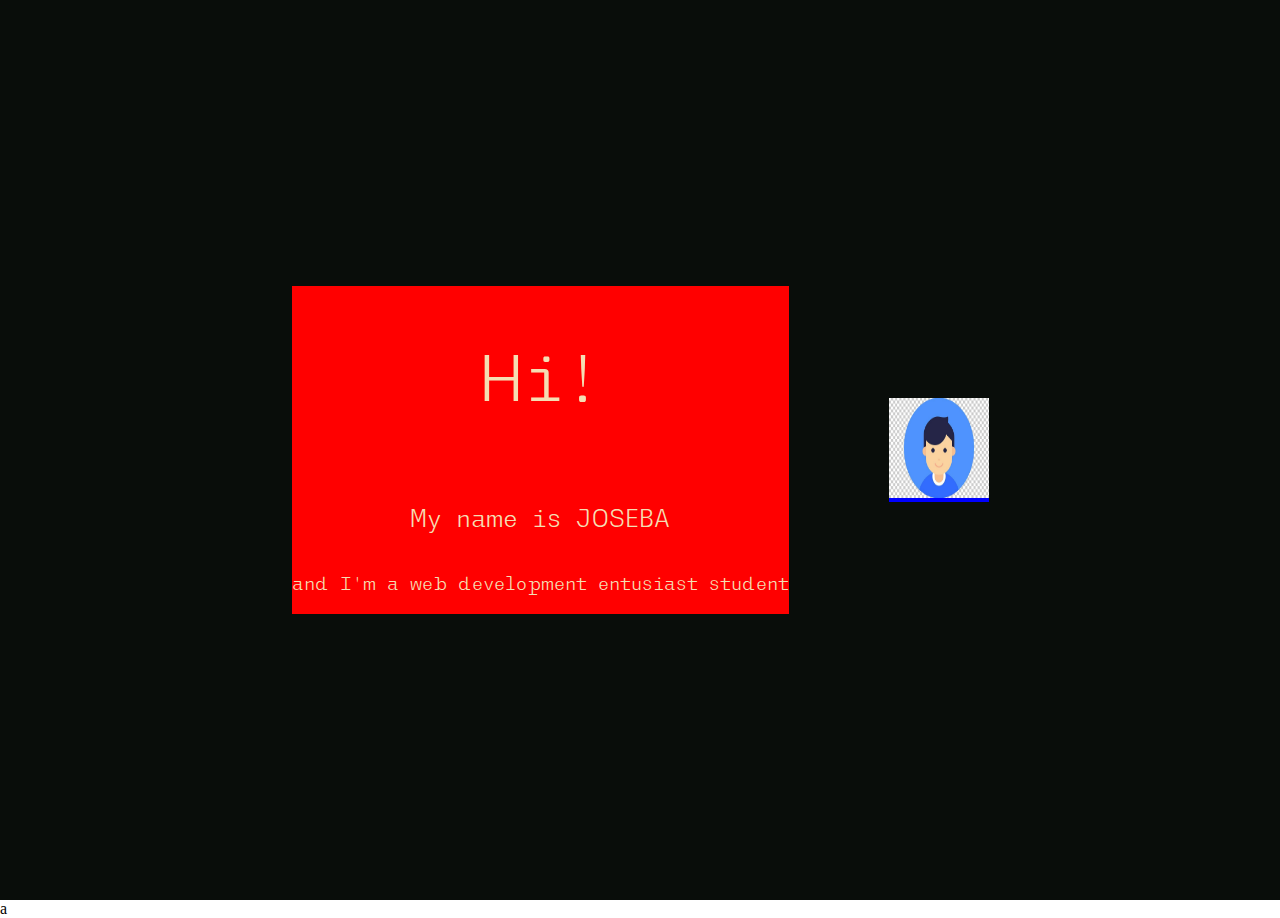
<file: index.html>
<!DOCTYPE html>
<html lang="en">
<head>
    <meta charset="UTF-8">
    <title>Frontend Mentor Solutions by Joseba</title>
    <link rel="stylesheet" href="./main.css">
    <link rel="preconnect" href="https://fonts.googleapis.com">
    <link rel="preconnect" href="https://fonts.gstatic.com" crossorigin>
    <link href="https://fonts.googleapis.com/css2?family=Syne+Mono&display=swap" rel="stylesheet">
</head>
<body>
    <section class="presentation">
        <article class="presentation-left">
            <p class="presentation-title">Hi!</p>
            <p class="presentation-name">My name is <span id="name"></span></p>
            <p class="presentation-text">and I'm a web development entusiast student</p>
        </article>
        <section class="presentation-right">
            <img src="./user.jpeg" alt="my picture" class="presentation-image">
        </section>
    </section>
    a
<script src="./name.js"></script>
</body>
</html>
</file>
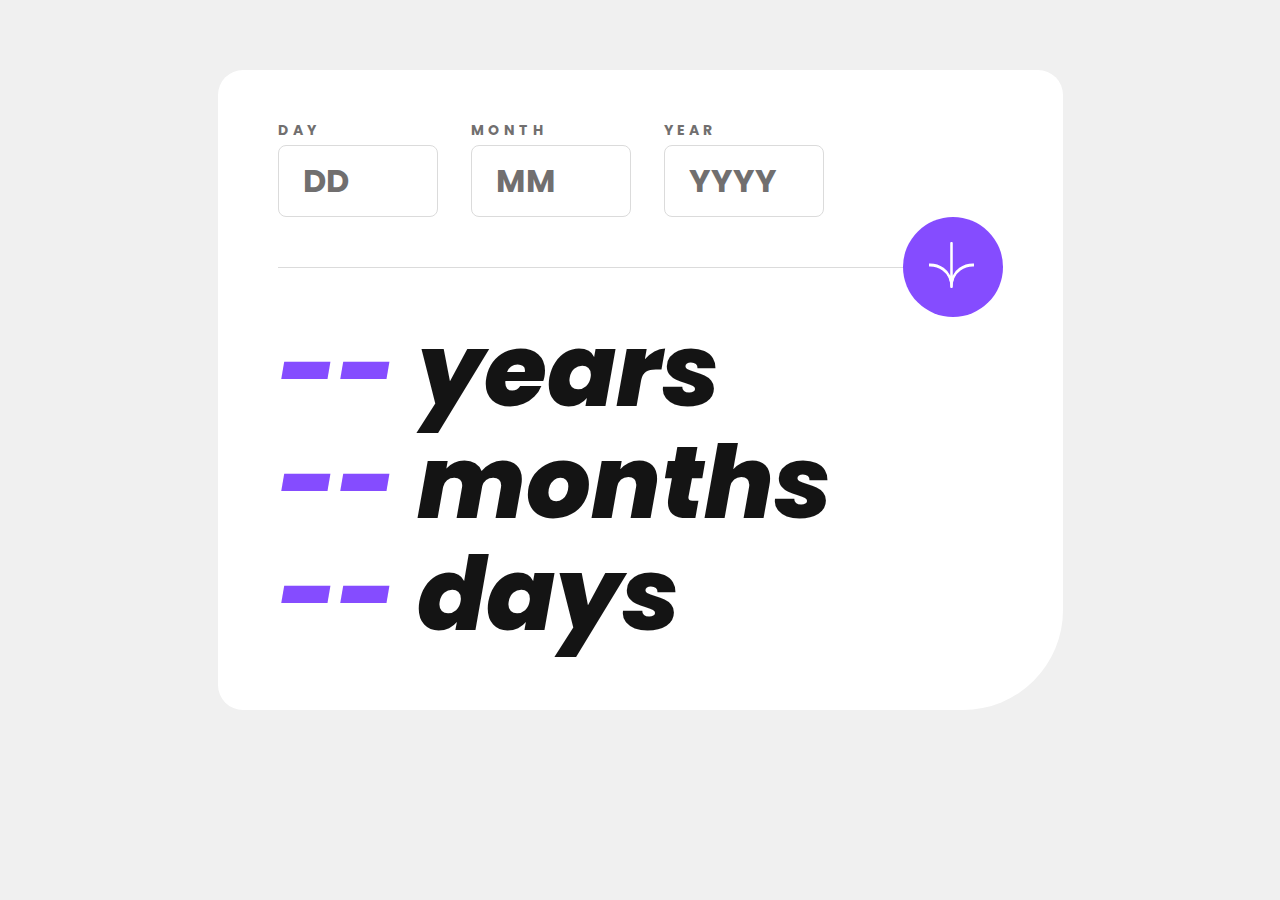
<file: age-calculator-app-main/index.html>
<!DOCTYPE html>
<html lang="en">
<head>
  <meta charset="UTF-8">
  <meta name="viewport" content="width=device-width, initial-scale=1.0"> <!-- displays site properly based on user's device -->

  <link rel="icon" type="image/png" sizes="32x32" href="./assets/images/favicon-32x32.png">
  <link rel="stylesheet" href="./main.css">

  <title>Frontend Mentor | Age calculator app</title>

  <!-- Feel free to remove these styles or customise in your own stylesheet 👍 -->
  <style>
    .attribution { font-size: 11px; text-align: center; }
    .attribution a { color: hsl(228, 45%, 44%); }
  </style>
</head>
<body>
  <article>
    <section class="section-data-collect">
    <ul>
      <li id="first-field">
        <label for="username">DAY</label>
        <input type="text" id="day" value="DD">
      </li>
      <li id="second-field">
        <label for="username">MONTH</label>
        <input type="text" id="month" value="MM">
      </li>
      <li id="third-field">
        <label for="username">YEAR</label>
        <input type="text" id="year" value="YYYY">
      </li>
    </ul>
  </section>
  <section class="section-button">
      <div class="section-button-line"></div>
      <!-- <a href="#"> -->
        <div class="section-button-button">
          <img  class="img1" src="./assets/images/icon-arrow.svg" alt="">
          <img class="img2" src="./assets/images/icon-arrow.svg" alt="">
        </div>
      <!-- </a> -->
  </section>
  <section class="section-data-show">
    <h1><span id="data-years">--</span>&nbsp;years</h1>
    <h1><span id="data-months">--</span>&nbsp;months</h1>
    <h1><span id="data-days">--</span>&nbsp;days</h1>
  </section>
</article>

<script src="luxon.js"></script>
<script src="./script.js"></script>
  <!-- -- years
  -- months
  -- days
  
  <div class="attribution">
    Challenge by <a href="https://www.frontendmentor.io?ref=challenge" target="_blank">Frontend Mentor</a>. 
    Coded by <a href="#">Your Name Here</a>.
  </div> -->
</body>
</html>
</file>
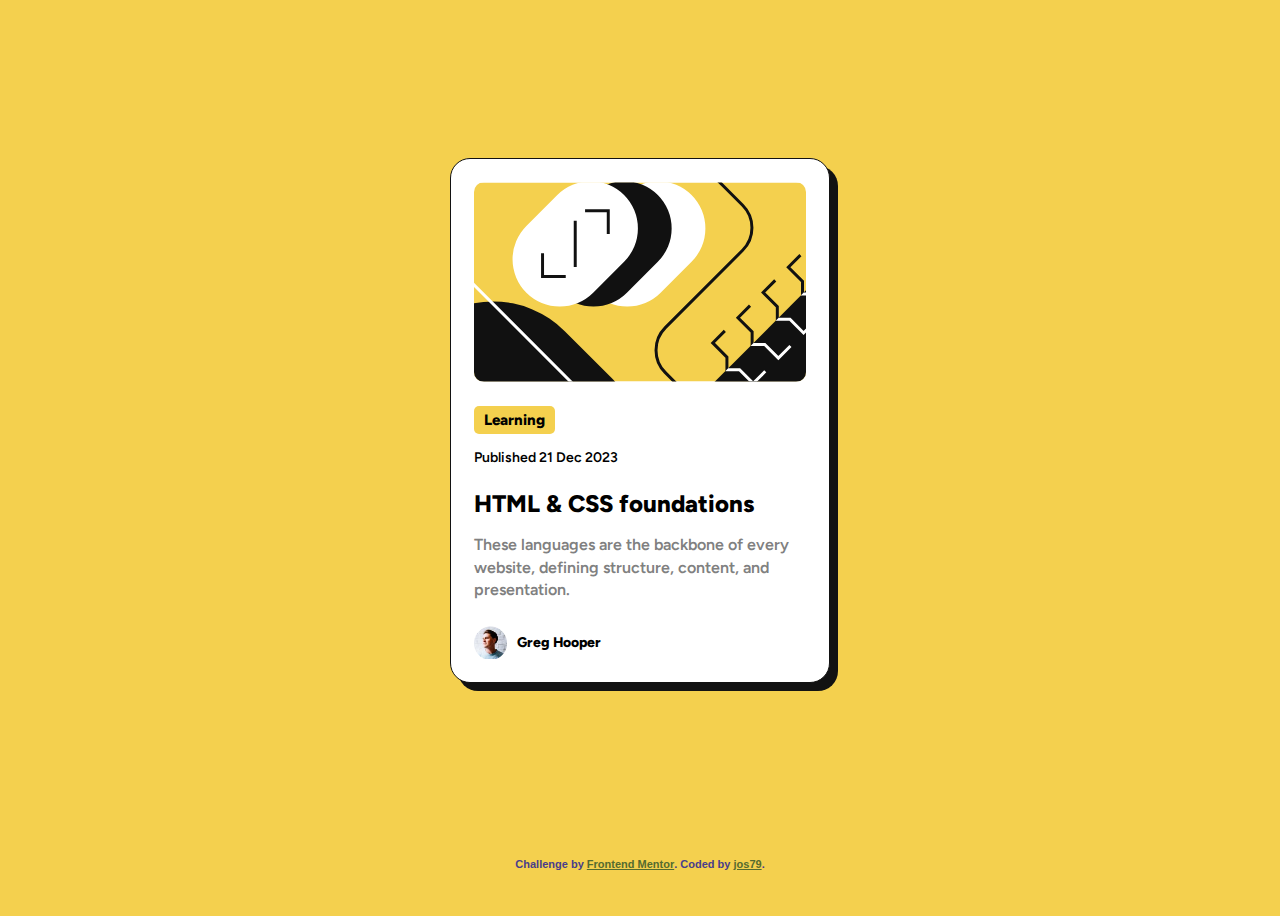
<file: blog-preview-card-main/index.html>
<!DOCTYPE html>
<html lang="en">
<head>
  <meta charset="UTF-8">
  <meta name="viewport" content="width=device-width, initial-scale=1.0"> <!-- displays site properly based on user's device -->

  <link rel="icon" type="image/png" sizes="32x32" href="./assets/images/favicon-32x32.png">
  <link rel="stylesheet" href="styles.css">

  <title>Frontend Mentor | Blog preview card</title>

  <!-- Feel free to remove these styles or customise in your own stylesheet 👍 -->
  <style>
    .attribution { font-size: 11px; text-align: center; }
    .attribution a { color: hsl(228, 45%, 44%); }
  </style>
</head>
<body>
  <article class="main-card">
    <img class="card-image" src="assets/images/illustration-article.svg" alt="black and yellow illustration">
    <div class="card-theme">
      <span>Learning</span>
    </div>
    <h5>Published 21 Dec 2023</h5>
    <h1>HTML & CSS foundations</h1>
    <p>These languages are the backbone of every website, defining structure, content, and presentation.</p>
    <div class="card-creator">
      <img class="creator-image" src="assets/images/image-avatar.webp" alt="picture of the creator of the article">
      <span>Greg Hooper</span>
    </div>
  </article>
  

  

  

  

  
  <div class="attribution">
    Challenge by <a href="https://www.frontendmentor.io?ref=challenge" target="_blank">Frontend Mentor</a>. 
    Coded by <a href="https://www.frontendmentor.io/profile/jos79">jos79</a>.
  </div>
</body>
</html>
</file>
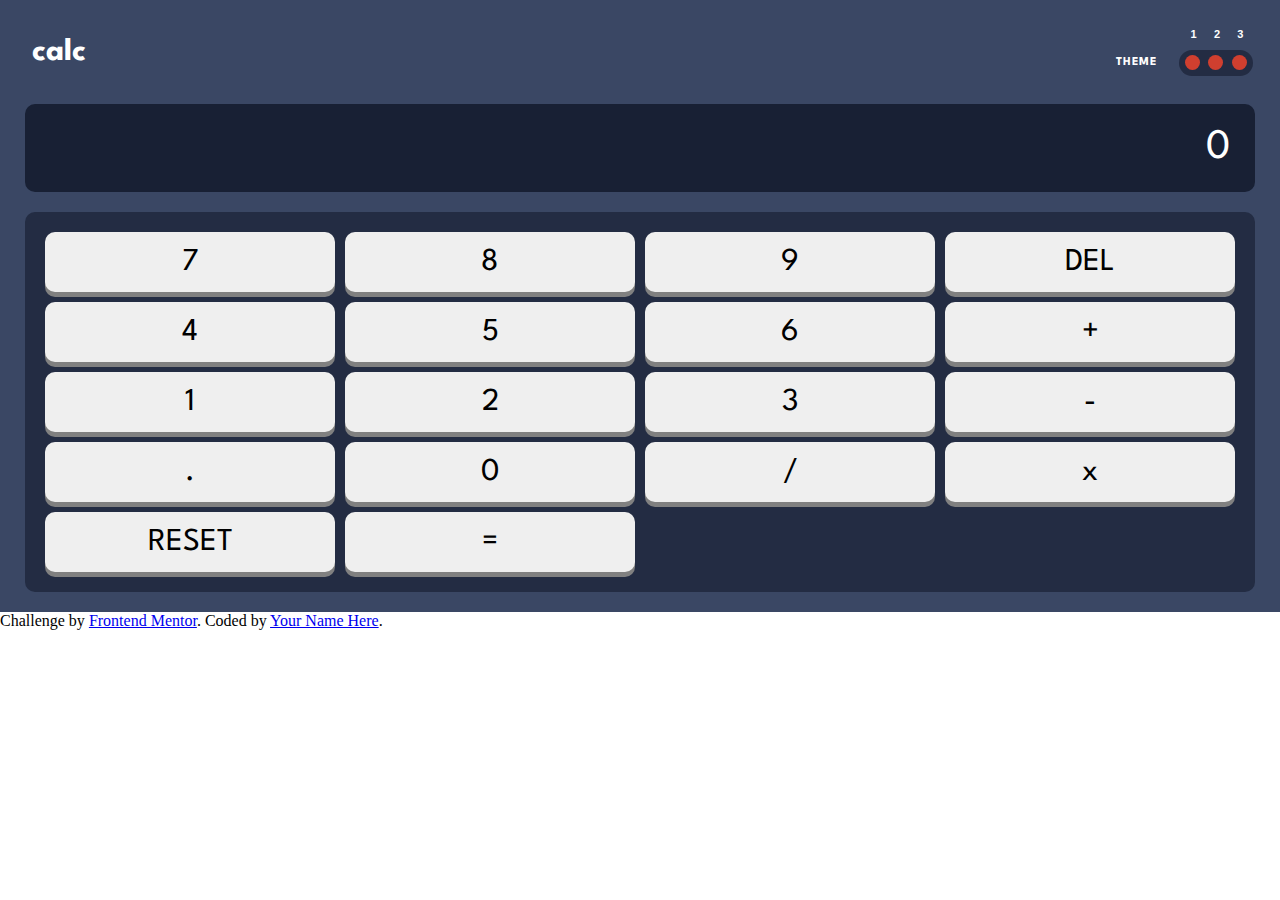
<file: calculator-app-main/index.html>
<!DOCTYPE html>
<html lang="en">
<head>
  <meta charset="UTF-8">
  <meta name="viewport" content="width=device-width, initial-scale=1.0"> <!-- displays site properly based on user's device -->

  <link rel="icon" type="image/png" sizes="32x32" href="./images/favicon-32x32.png">
  
  <link rel="stylesheet" href="main.css">

  <link rel="preconnect" href="https://fonts.googleapis.com">
<link rel="preconnect" href="https://fonts.gstatic.com" crossorigin>
<link href="https://fonts.googleapis.com/css2?family=League+Spartan:wght@700&display=swap" rel="stylesheet">

  <title>Frontend Mentor | Calculator app</title>

</head>
<body>
  <main>
    <header>
      <h1>calc</h1>
      <div class="header-right">
        <div class="theme-numbers">
          <button class="n1">1</button>
          <button class="n2">2</button>
          <button class="n3">3</button>
        </div>
        <h2>THEME</h2>
        <div class="theme-buttons">
          <button class="b1"></button>
          <button class="b2"></button>
          <button class="b3"></button>
        </div>
      </div>
    </header>
    <section class="section-resultado">
      <div class="resultado">
        <span class="numero">0</span>
      </div>
    </section>
    <section class="section-teclas">
      <div class="teclas">
        <button class="seven">7</button>
        <button class="eight">8</button>
        <button class="nine">9</button>
        <button class="clear">DEL</button>
        <button class="four">4</button>
        <button class="five">5</button>
        <button class="six">6</button>
        <button class="plus">+</button>
        <button class="one">1</button>
        <button class="two">2</button>
        <button class="three">3</button>
        <button class="minus">-</button>
        <button class="point">.</button>
        <button class="zero">0</button>
        <button class="slug">/</button>
        <button class="por">x</button>
        <button class="reset">RESET</button>
        <button class="equal">=</button>
      </div>
    </section>
  </main>





  
  <div class="attribution">
    Challenge by <a href="https://www.frontendmentor.io?ref=challenge" target="_blank">Frontend Mentor</a>. 
    Coded by <a href="#">Your Name Here</a>.
  </div>

<script src="main.js"></script>
</body>
</html>
</file>
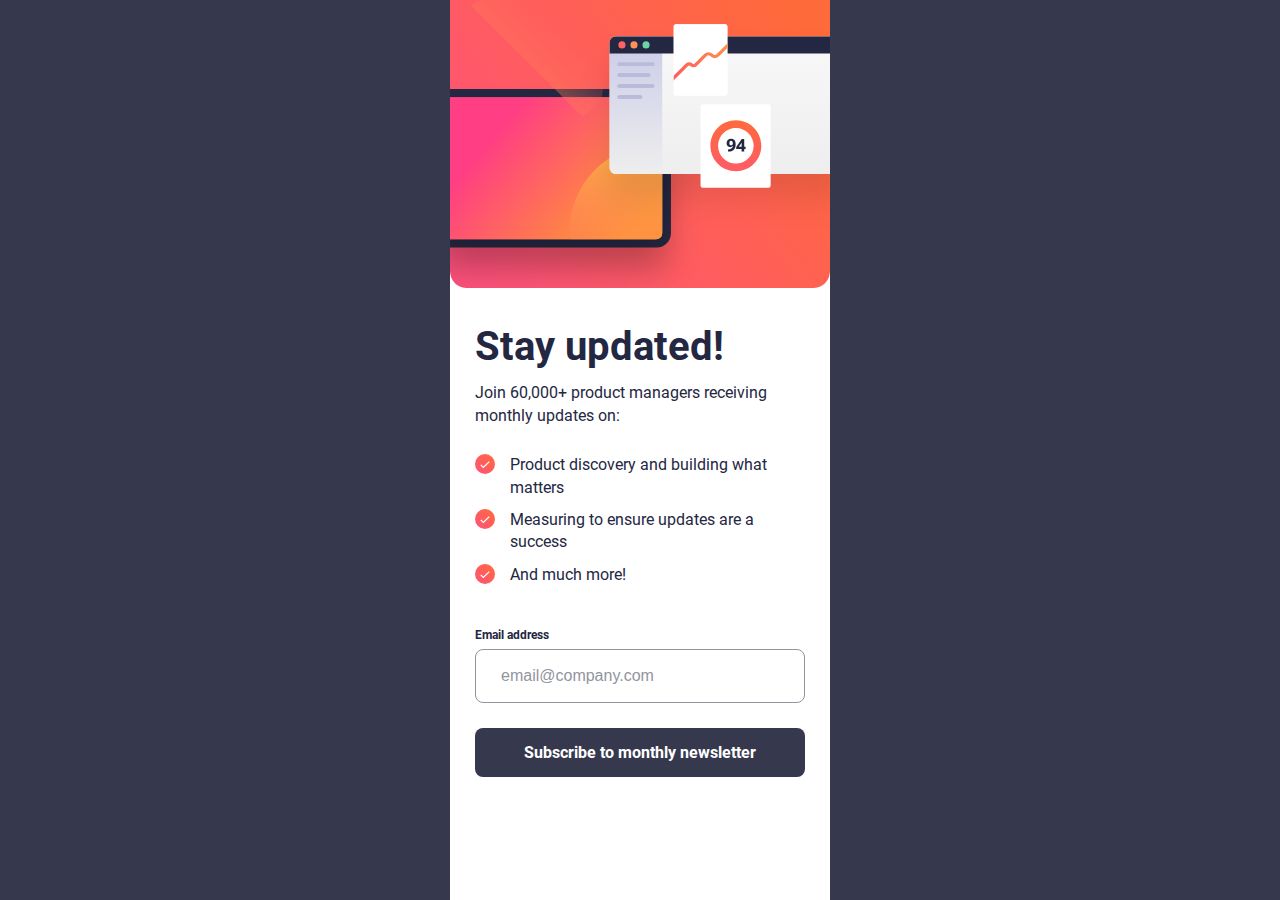
<file: newsletter-sign-up-with-success-message-main/index.html>
<!DOCTYPE html>
<html lang="en">
<head>
  <meta charset="UTF-8">
  <meta name="viewport" content="width=device-width, initial-scale=1.0"> <!-- displays site properly based on user's device -->

  <link rel="icon" type="image/png" sizes="32x32" href="./assets/images/favicon-32x32.png">
  <link rel="stylesheet" href="style.css">

  <title>Frontend Mentor | Newsletter sign-up form with success message</title>


</head>
<body>

<!-- Sign-up form start -->
  <article class="main-article" style="display: flex;">
   <div class="main-article-container">
    <div class="main-image">
      <img alt="">
    </div>
    <div class="main-content">
      <h2>Stay updated!</h2>
      <p>Join 60,000+ product managers receiving monthly updates on:</p>
      <ul>
        <li>
          <img src="./assets/images/icon-success.svg" alt="">
          <span>Product discovery and building what matters</span>
        </li>
        <li>
          <img src="./assets/images/icon-success.svg" alt="">
          <span>Measuring to ensure updates are a success</span>
        </li>
        <li>
          <img src="./assets/images/icon-success.svg" alt="">
          <span>And much more!</span>
        </li>
      </ul>
      <label for="">Email address</label>
      <input type="text" value="email@company.com" id="main-input">
      <button id="main-button">Subscribe to monthly newsletter</button>
    </div>
   </div>
  </article>
  <!-- Sign-up form end -->

  <!-- Success message start -->
  <article class="success-article" style="display: none;">
    <div class="success-article-container">
      <div class="success-article-content">
        <img src="./assets/images/icon-success.svg" alt="">
        <h2>Thanks for subscribing!</h2>
        <p>
          A confirmation email has been sent to <a href="">ash@loremcompany.com</a>. 
  Please open it and click the button inside to confirm your subscription.
        </p>
      </div>
      <button id="success-button">Dismiss message</button>
    </div>
  </article>

  
  </article>

  

<script src="./script.js"></script>
</body>
</html>
</file>
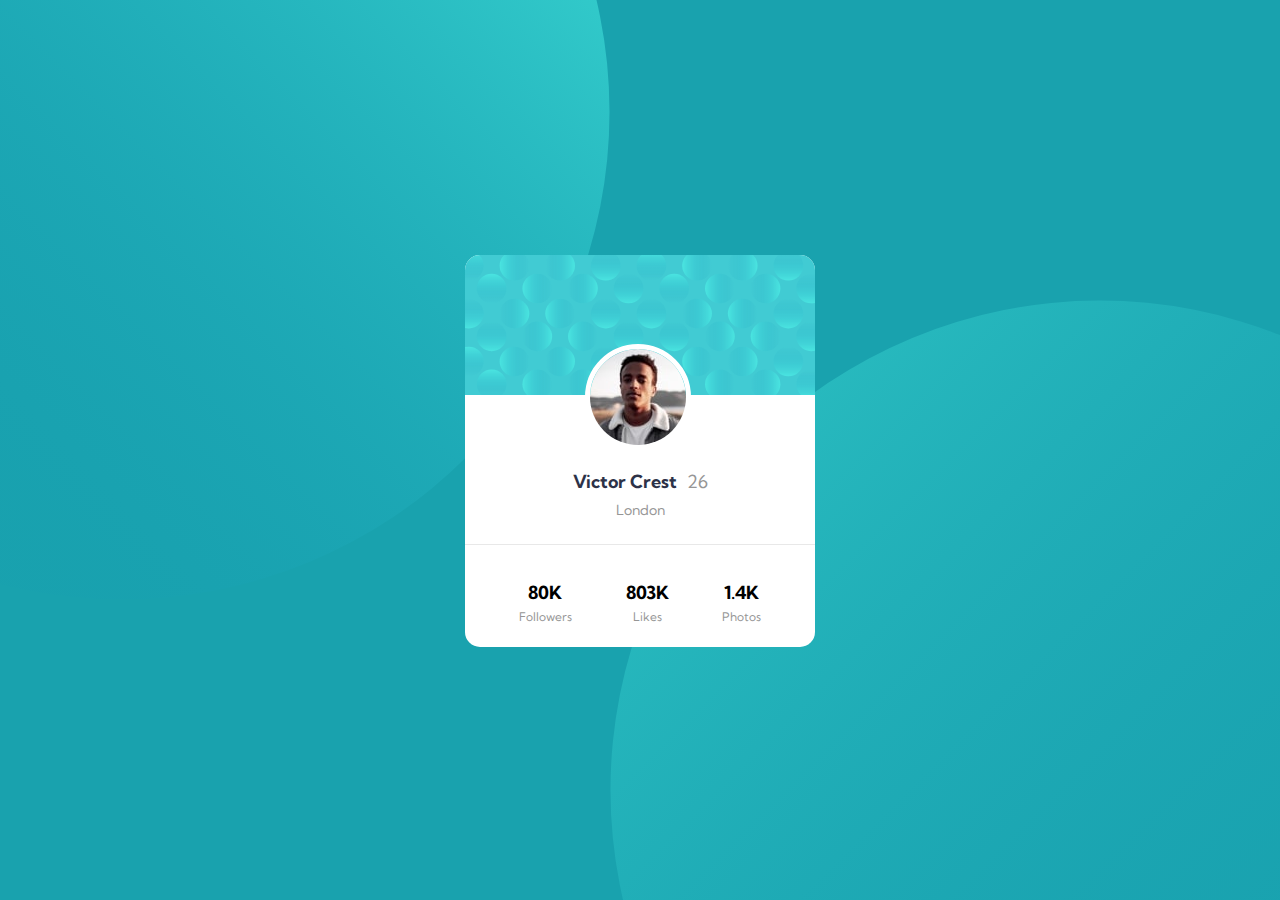
<file: profile-card-component-main/index.html>
<!DOCTYPE html>
<html lang="en">
<head>
  <meta charset="UTF-8">
  <meta name="viewport" content="width=device-width, initial-scale=1.0">

  <link rel="icon" type="image/png" sizes="32x32" href="./images/favicon-32x32.png">
  <link rel="stylesheet" href="main.css">
  <link rel="preconnect" href="https://fonts.googleapis.com">
  <link rel="preconnect" href="https://fonts.gstatic.com" crossorigin>
  <link href="https://fonts.googleapis.com/css2?family=Kumbh+Sans:wght@400;700&display=swap" rel="stylesheet">
  
  <title>Frontend Mentor | Profile card component</title>
</head>
<body>
  <article>
    <header>
      <img src="./images/image-victor.jpg" alt="creators picture">
    </header>
    <p class="title">Victor Crest<span>26</span></p>
    <p class="subtitle">London</p>
    <ul>
      <li>
        <p class="data-number">80K</p>
        <p class="data-text">Followers</p>
      </li>
      <li>
        <p class="data-number">803K</p>
        <p class="data-text">Likes</p>
      </li>
      <li>
        <p class="data-number">1.4K</p>
        <p class="data-text">Photos</p>
      </li>
    </ul>
  </article>
  <div class="container">
    <div class="item1"></div>
    <div class="item2"></div>
    <div class="item3"></div>
    <div class="item4"></div>
  </div>
</body>
</html>
</file>
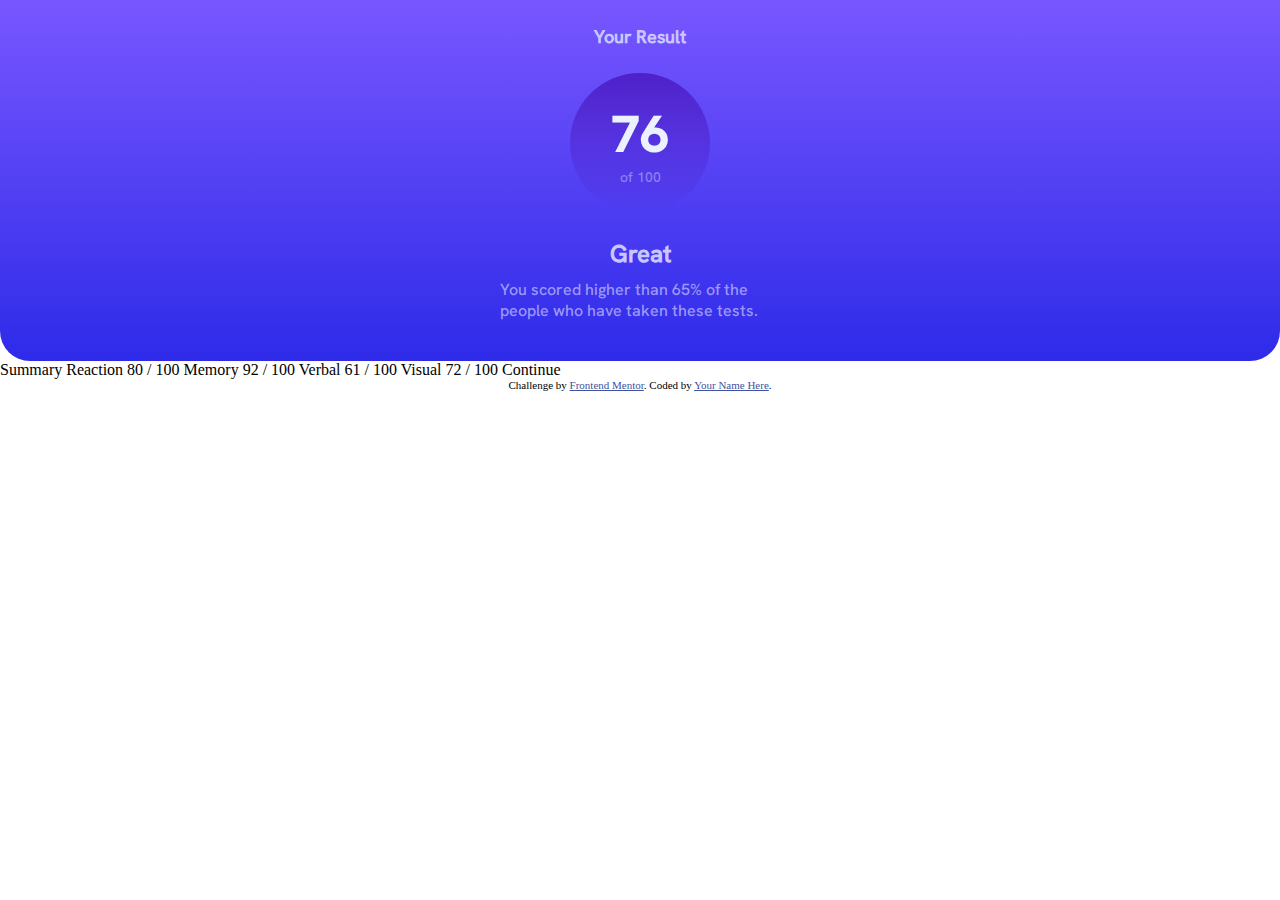
<file: results-summary-component-main/index.html>
<!DOCTYPE html>
<html lang="en">
<head>
  <meta charset="UTF-8">
  <meta name="viewport" content="width=device-width, initial-scale=1.0"> <!-- displays site properly based on user's device -->

  <link rel="icon" type="image/png" sizes="32x32" href="./assets/images/favicon-32x32.png">
  <link rel="stylesheet" href="./css/style.css">

  <title>Frontend Mentor | Results summary component</title>

  <!-- Feel free to remove these styles or customise in your own stylesheet 👍 -->
  <style>
    .attribution { font-size: 11px; text-align: center; }
    .attribution a { color: hsl(228, 45%, 44%); }
  </style>
</head>
<body>
  <section class="first-section">
  <h2 class="pre-tittle">Your Result</h2>
  <div class="circle">
    <span>76</span>
    <span>of 100</span>
  </div>
  <h1 class="title">
  Great
  </h1>
  <p class="post-title">
  You scored higher than 65% of the people who have taken these tests.
    </p>
  </section>
  <section class="second-section">
  Summary

  Reaction
  80 / 100

  Memory
  92 / 100

  Verbal
  61 / 100

  Visual
  72 / 100

  Continue
  </section>
  <div class="attribution">
    Challenge by <a href="https://www.frontendmentor.io?ref=challenge" target="_blank">Frontend Mentor</a>. 
    Coded by <a href="#">Your Name Here</a>.
  </div>
</body>
</html>
</file>
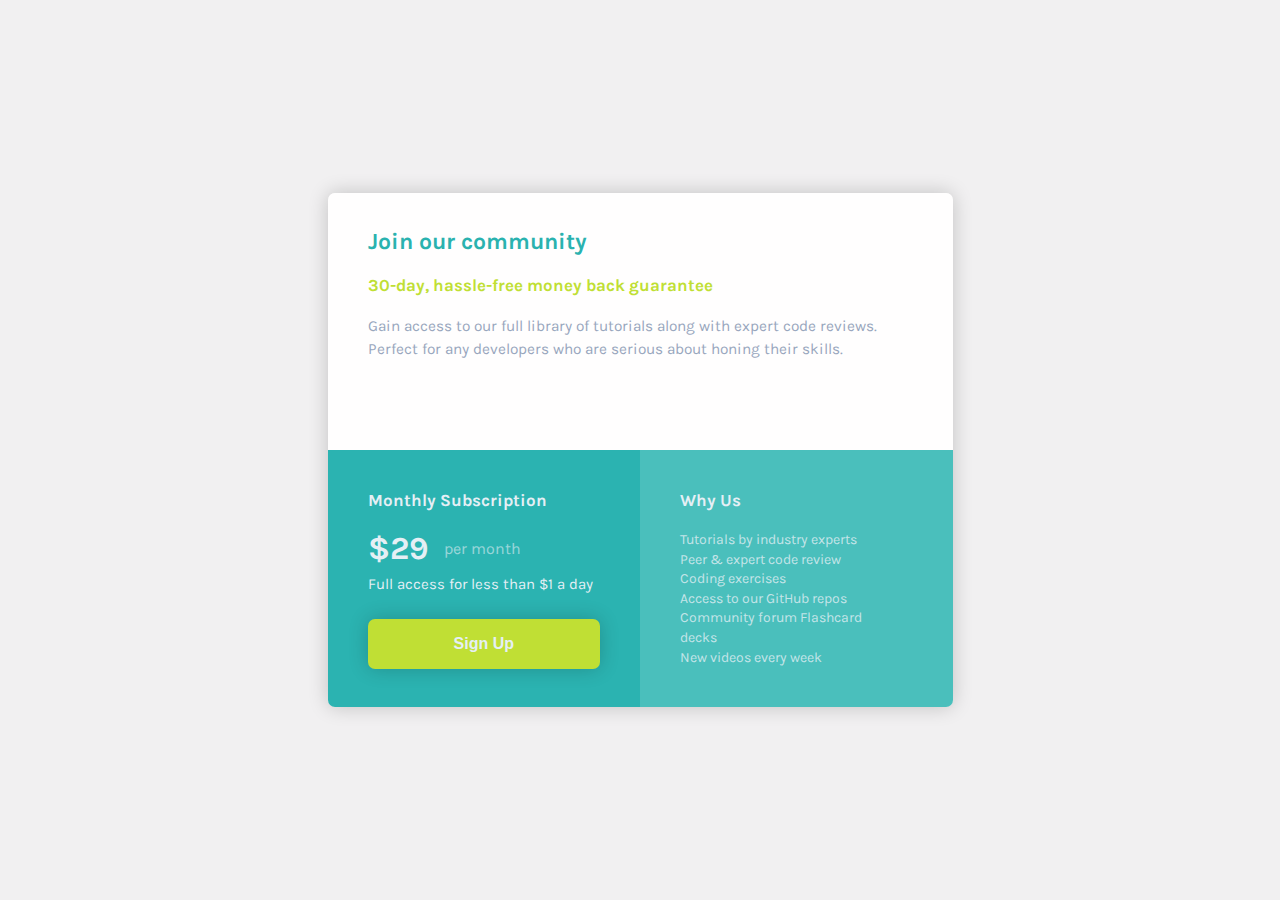
<file: single-price-grid-component-master/index.html>
<!DOCTYPE html>
<html lang="en">
<head>
  <meta charset="UTF-8">
  <meta name="viewport" content="width=device-width, initial-scale=1.0"> <!-- displays site properly based on user's device -->

  <link rel="icon" type="image/png" sizes="32x32" href="./images/favicon-32x32.png">
  
  <title>Frontend Mentor | Single Price Grid Component</title>

  <link rel="stylesheet" href="style.css">
  <link rel="preconnect" href="https://fonts.googleapis.com">
  <link rel="preconnect" href="https://fonts.gstatic.com" crossorigin>
  <link href="https://fonts.googleapis.com/css2?family=Karla:wght@400;700&display=swap" rel="stylesheet">
</head>
<body>
  <article>
    <section class="section-top">
      <h1>Join our community</h1>
      <h2>30-day, hassle-free money back guarantee</h2>
      <p>Gain access to our full library of tutorials along with expert code reviews. 
        Perfect for any developers who are serious about honing their skills.
      </p>
    </section>
    <section class="section-left">
      <h2>Monthly Subscription</h2>
      <div class="container-prize">
        <span class="span-prize">&dollar;29</span>
        <span class="span-period">per month</span>
      </div>
      <p>Full access for less than &dollar;1 a day</p>
      <button onclick="location.href='#'">Sign Up</button>
    </section>
    <section class="section-right">
      <h2>Why Us</h2>
      <p>Tutorials by industry experts
        Peer &amp; expert code review
        Coding exercises<br>
        Access to our GitHub repos
        Community forum
        Flashcard decks<br>
        New videos every week</p>
    </section>
  </article>
</body>
</html>
</file>
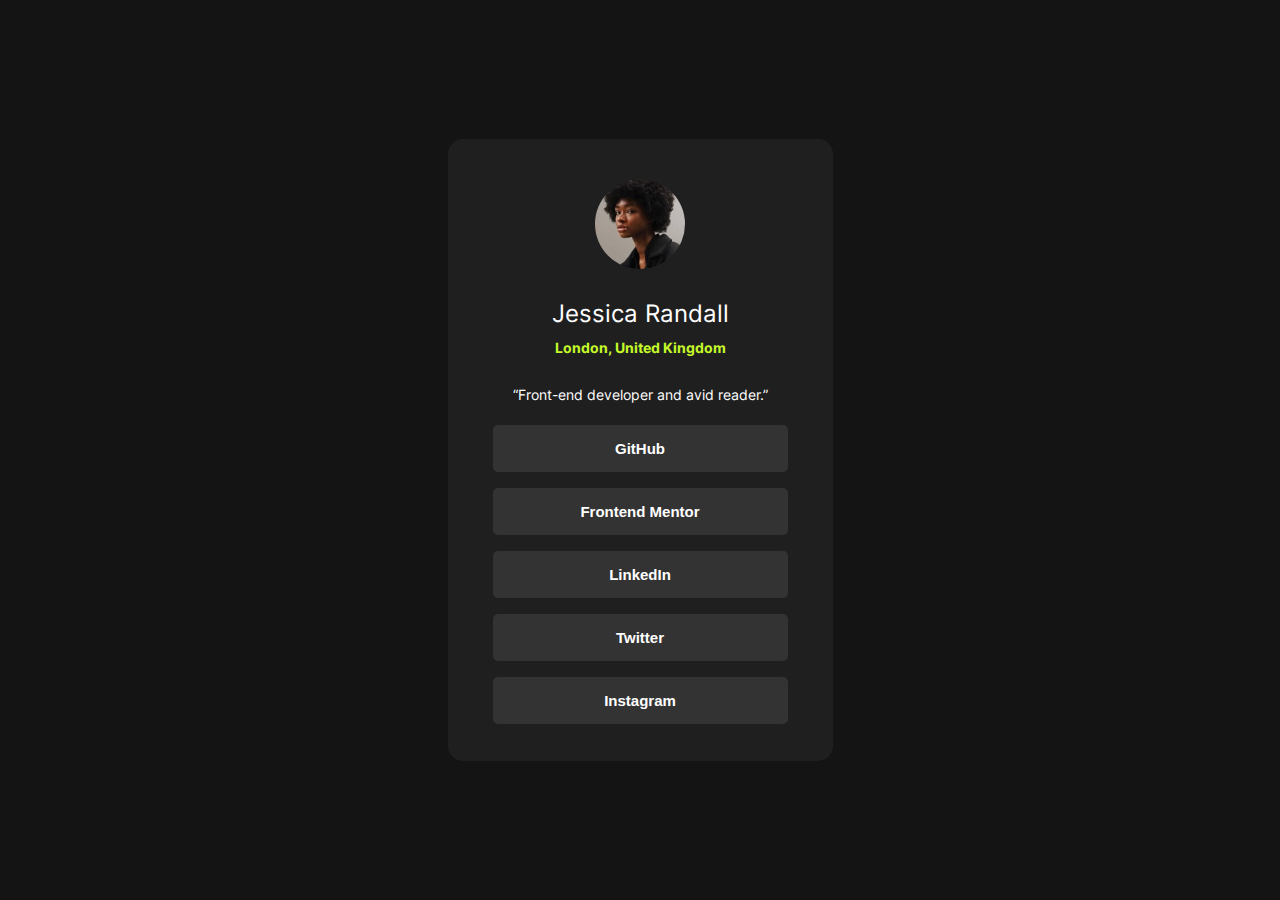
<file: social-links-profile-main/index.html>
<!DOCTYPE html>
<html lang="en">
<head>
  <meta charset="UTF-8">
  <meta name="viewport" content="width=device-width, initial-scale=1.0"> <!-- displays site properly based on user's device -->

  <link rel="icon" type="image/png" sizes="32x32" href="./assets/images/favicon-32x32.png">
  <link rel="stylesheet" href="main.css">
  
  <title>Frontend Mentor | Social links profile</title>

</head>
<body>

  <article>
    <img src="./assets/images/avatar-jessica.jpeg" alt="Jessica's picture">
    <h1>Jessica Randall</h1>
    <h2>London, United Kingdom</h2>
    <q>Front-end developer and avid reader.</q>
    <ul>
      <li><button>GitHub</button></li>
      <li><button>Frontend Mentor</button></li>
      <li><button>LinkedIn</button></li>
      <li><button>Twitter</button></li>
      <li><button>Instagram</button></li>
    </ul>
  </article>
 
  </div>
</body>
</html>
</file>
<file: main.css>
@font-face {
    font-family: 'NeueMetanaMono';
    font-style: light;
    font-weight: light;
    src: local('NeueMetanaMono'), url('./fonts/NeueMetanaMono-Light.otf') format('truetype');
  }

:root {
    --black: #090d0a;
}

body {
    margin: 0;
}
  

.presentation {
    background-color: var(--black);
    color: wheat;
    width: 100%;
    height: 100vh;
    display: flex;
    flex-direction: row;
    justify-content: center;
    align-items: center;
}

.presentation-left {
    display: flex;
    /* justify-content: flex-end; */
    flex-direction: column;
    align-items: center; 
    background-color: red;
    font-family: 'NeueMetanaMono', monospace;
    margin-right: 100px;
    cursor: default;
}

.presentation-right {
    background-color: blue;
}

.presentation-image {
    width: 100px;
    height: 100px;
}

.presentation-title {
    font-size: 64px;
}

.presentation-name {
    font-size: 24px;
}

.presentation-text {
    font-size: 18px;
}

.created-span {
    position: relative;
}
</file>
<file: age-calculator-app-main/main.css>
:root {
    --white: hsl(0, 0%, 100%);
    --off-white: hsl(0, 0%, 94%);
    --off-black: hsl(0, 0%, 8%);
    --light-grey: hsl(0, 0%, 86%);
    --smokey-grey: hsl(0, 1%, 44%);
    --purple: hsl(259, 100%, 65%);
    --light-red: hsl(0, 100%, 67%);
  }

@font-face {
    font-family: poppins;
    src: url('./assets/fonts/Poppins-Regular.ttf');}
@font-face {
    font-family: poppins-bold;
    src: url('./assets/fonts/Poppins-Bold.ttf');}
@font-face {
    font-family: poppins-italic;
    src: url('./assets/fonts/Poppins-Italic.ttf');}
@font-face {
    font-family: poppins-extra-bold;
    src: url('./assets/fonts/Poppins-ExtraBold.ttf');}
@font-face {
    font-family: poppins-bold-italic;
    src: url('./assets/fonts/Poppins-BoldItalic.ttf');}
@font-face {
    font-family: poppins-extra-bold-italic;
    src: url('./assets/fonts/Poppins-ExtraBoldItalic.ttf');}



body {
    display:flex;
    flex-direction:column; 
    align-items: center;
  
    margin: 0;
    background-color: var(--off-white);
    min-width: 375px;
}

article {
    background-color: var(--white);
    margin-top: 70px;
    padding-inline: 26px;
    border-radius: 25px 25px 100px 25px;
}


.section-data-collect {
    margin-top: 50px;
}

.section-data-collect ul {
    display: flex;
    flex-direction: row;
    gap: 17px;

    list-style: none;
    margin: 0px;
    padding: 0px;
}

.section-data-collect li {
    text-align: left;
    flex-basis:   20%;
}

.section-data-collect label {
    font-family: poppins-bold;
    font-size: 12px;
    letter-spacing: 2px;
    color: var(--smokey-grey);
    display: block;
    padding-bottom: 4px;
}

.section-data-collect input {
    font-family: poppins-bold;
    font-size: 20px;
    border: solid 1px var(--light-grey);
    border-radius: 8px;

    color: var(--off-black);
    height: 50px;
    padding: 0px 15px;
    width: 55px;
}

input:focus {
    outline: none;
    border:1px solid var(--purple);/*here change the color*/
}


.section-button {
    display: flex;
    justify-content: center;
    position: relative;
    
    height: 48px;
    margin-block: 32px;
    text-align: center;
}

.section-button-line {
    position: absolute;
    top: 33px;
    width: 100%;
    border-bottom: solid 1px var(--light-grey);
}

.section-button-button {
    position: relative;
    cursor: pointer;
    height: 65px;
    width: 65px;
    background-color: var(--purple);
    border-radius: 50%;
}

.section-button-button .img1 {
    position: absolute;
    left:19px;
    top:19px;
    height: 25px;
}

.section-button-button .img2 {
    position: absolute;
    left:19px;
    top:20px;
    height: 25px;
}

.section-data-show {
    font-family: poppins-extra-bold-italic;
    color: var(--off-black);
    margin-block: 50px;
}

.section-data-show h1 {
    margin: 0px;
    font-size: 54px;
    line-height: 1.1em;
}

.section-data-show span {
    color: var(--purple);
}

.error-message {
    font-family: poppins-italic;
    color: var(--light-red);
    font-size: 8px;
    margin-block: 5px;
}

.color-gray {
    color: var(--smokey-grey) !important;
}

@media screen and (width > 900px) {
    article {
        margin-top: 70px;
        padding-inline: 60px;
        border-radius: 25px 25px 100px 25px;
        width: 725px;
        padding-bottom: 8px;
    }
    
    .section-data-collect ul {
        gap: 33px;
    }

    .section-data-collect label {
        /* font-family: poppins-bold; */
        font-size: 14px;
        letter-spacing: 4px;
        color: var(--smokey-grey);
        display: block;
        padding-bottom: 4px;
    }

    .section-data-collect input {
        font-size: 32px;
        height: 70px;
        padding: 0px 24px;
        color: var(--smokey-grey);
        width: 110px;
    }


    .section-button {
        margin-top: 0px;
        justify-content: end;
    }

    .section-button-line {
        top: 50px;
    }
    
    .section-button-button {
        height: 100px;
        width: 100px;
    }
    
    .section-button-button .img1 {
        left:25px;
        top:25px;
        height: 45px;
    }
    
    .section-button-button .img2 {
        left:25px;
        top:26px;
        height: 45px;
    }

    .section-data-show h1 {
        font-size: 102px;
    }
}
</file>
<file: blog-preview-card-main/styles.css>
:root {
    --yellow: hsl(47, 88%, 63%);
    --white: hsl(0, 0%, 100%);
    --grey: hsl(0, 0%, 50%);
    --black: hsl(0, 0%, 7%);
}

@font-face {
    font-family: 'Figtree';
    src: url('./assets/fonts/static/Figtree-ExtraBold.ttf') format('truetype');
    font-weight: 800;
    font-style: normal;
}

@font-face {
    font-family: 'Figtree';
    src: url('./assets/fonts/static/Figtree-SemiBold.ttf') format('truetype');
    font-weight: 600;
    font-style: normal;
}

* {
    box-sizing: border-box;
}

body {
    background-color: var(--yellow);
    font-family: Figtree, Tahoma, serif;
    font-size: 16px;
    display: flex;
    flex-direction: column;
    align-items: center;
    min-height: 100vh;
    min-width: 375px;
}

.main-card {
    background-color: var(--white);
    width: 325px;
    padding: 23px;
    border: solid 1px var(--black);
    border-radius: 20px;
    box-shadow: 8px 8px var(--black);
    margin: auto;
}

.card-image {
    width: 100%; 
    height: 200px; 
    object-fit: cover;
    border-radius: 10px;
}

.card-theme {
    background-color: var(--yellow);
    display: inline-block;
    font-size: 12px;
    border-radius: 5px;
    font-weight: 800;
    padding: 5px 10px;
    margin-top: 20px;
}

.main-card h5 {
    margin-top: 15px;
    font-size: 12px;
    font-weight: 600;
}

.main-card h1 {
    font-size: 20px;
    font-weight: 800;
}

.main-card p {
    margin-top: 10px;
    font-size: 14px;
    font-weight: 600;
    line-height: 1.4;
    color: var(--grey);
}

.card-creator {
    display: flex;
    align-items: center;
    flex-direction: row;
    gap: 10px;
    margin-top: 25px;
}

.creator-image {
    width: 33px;
    height: 33px;
    object-fit: cover;
}

.card-creator span {
    font-size: 14px;
    font-weight: 800;
}


.attribution {
    height: 50px;
    margin-top: 25px;  
    font-family: sans-serif, Figtree;  
    font-size: 12px;
    color:darkslateblue;
    font-weight: 600;
}

.attribution a {
    text-decoration: underline;
}


.attribution a:link, .attribution a:visited, .attribution a:active, .attribution a:hover {
    color: darkolivegreen;
    font-weight: bold;
}


 @media only screen and (min-width: 450px) {
    .main-card {
        width: 380px;
    }
    .card-theme {
        font-size: 15px;
    }
    .main-card h5 {
        font-size: 14px;
    }
    .main-card h1 {
        font-size: 24px;
    }
    .main-card p {
        font-size: 16px;
    }
 }
</file>
<file: calculator-app-main/main.css>
:root {
    --very-dark-desaturated-blue1: hsl(222, 26%, 31%);
    --very-dark-desaturated-blue2: hsl(223, 31%, 20%);
    --very-dark-desaturated-blue3: hsl(224, 36%, 15%);

    --very-dark-violet: hsl(268, 71%, 12%);
    --very-dark-violet2: hsla(268, 71%, 12%, 50%);

    --white: hsl(0, 0%, 100%);

    --vivid-magenta: hsl(285, 91%, 52%);
    --dark-violet: hsl(281, 89%, 26%);

    --red: hsl(6, 63%, 50%);
}

body {
    margin: 0;
}

main {
    display: flex;
    flex-direction: column;
    background-color: var(--very-dark-desaturated-blue1);
    color: var(--white);
    font-family: 'League Spartan', sans-serif;
    padding-inline: 25px;
}

header {
    display: flex;
    flex-direction: row;
    justify-content: space-between;
    align-items: center;
    padding-block: 21px;
}

header h1 {
    font-size: 32px;
    margin: 0;
    margin-left: 7px;
}

.header-right {
    display: grid;
    grid-template-columns: 5fr 6fr;
    grid-template-rows: 5fr 6fr;
    grid-template-areas: ". numbers"
                         "theme buttons";
    align-items: center;
    margin-bottom: 5px;
}

.header-right h2 {
    grid-area: theme;
    font-size: 12px;
    letter-spacing: 1px;
    margin: 0;
}

.theme-numbers{
    grid-area: numbers;
    height:26px;
    width: 70px;
    align-self: center;
    display: flex;
    justify-content: space-around;
    padding-inline: 3px;
}

.theme-numbers button {
    background-color: transparent;
    color: var(--white);
    border: 0px;
    border-radius: 50%;
    font-size: 11px;
    font-weight: bold;
}

.theme-buttons {
    grid-area: buttons;
    background-color: var(--very-dark-desaturated-blue2);
    border-radius: 13px;
    height:26px;
    width: 70px;
    align-self: center;
    display: flex;
    justify-content: space-around;
    padding-inline: 2px;
}

.theme-buttons button {
    align-self: center;
    background-color: var(--red);
    height: 15px;
    width: 15px;
    border-radius: 50%;
    border: 0px;
}

.section-resultado {
}

.resultado {
    background-color: var(--very-dark-desaturated-blue3);
    padding: 25px;
    border-radius: 10px;
    text-align: right;
}

.numero {
    font-size: 42px;
}

.section-teclas {
    margin-block: 20px;
    background-color: var(--very-dark-desaturated-blue2);
    border-radius: 10px;
}

.teclas {
    padding: 20px;
    display: grid;
    grid-template-columns: 1fr 1fr 1fr 1fr;
    grid-template-rows: 1fr 1fr 1fr 1fr 1fr;
    gap: 10px;
}

.teclas button {
    cursor: pointer;
    outline: none;
    border: none;
    text-decoration: none;
    height: 60px;
    font-size: 32px;
    font-family: 'League Spartan', sans-serif;
    /* border: 2px solid pink; */
    border-radius: 10px;
    transform-style: preserve-3d;
    transition: transform 150ms cubic-bezier(0, 0, 0.58, 1), background 150ms cubic-bezier(0, 0, 0.58, 1);
}


.teclas button::before {
    position: absolute;
    content: '';
    width: 100%;
    height: 100%;
    top: 0;
    left: 0;
    right: 0;
    bottom: 0;
    background: gray;
    border-radius: inherit;
    /* box-shadow: 0 0 0 2px darkorchid, 0 0.625em 0 0 darkred; */
    transform: translate3d(0, 5px, -1px);
    transition: transform 150ms cubic-bezier(0, 0, 0.58, 1), box-shadow 150ms cubic-bezier(0, 0, 0.58, 1);
  }

  .teclas button:hover {
    /* background: pink;
    transform: translate(0, 0.25em); */
  }
    .teclas button:hover ::before {
      /* box-shadow: 0 0 0 2px darkred, 0 0.5em 0 0 darksalmon;
      transform: translate3d(0, 0.5em, -1em); */
}
  

.teclas button:active {
    background: darkgray;
    transform: translate(0px, 5px);
  }

.teclas button:active ::before {
    box-shadow: 0 0 0 2px darkorange, 0 0 darkmagenta;
    transform: translate3d(0, 0, -1em);
  }
</file>
<file: newsletter-sign-up-with-success-message-main/style.css>
:root {
    --tomato: hsl(4, 100%, 67%);
    --dark-slate-grey: hsl(234, 29%, 20%);
    --charcoal-grey: hsl(235, 18%, 26%);
    --grey: hsl(231, 7%, 60%);
    --white: hsl(0, 0%, 100%);
}

@font-face {
    font-family: "Roboto";
    src: url("./assets/fonts/Roboto-Regular.ttf");
}

@font-face {
    font-family: "Roboto-bold";
    src: url("./assets/fonts/Roboto-Bold.ttf");
}

body {
    margin: 0px;
    padding: 0px;
    background-color: var(--charcoal-grey);
    font-family: "Roboto", sans-serif;
    color: var(--dark-slate-grey);
    line-height: 1.4;
} 

.main-article {
    width: 100%;
    display: flex;
    flex-direction: column;
    align-items: center;
}

.main-article-container {
    display: flex;
    flex-direction: column;
    background-color: var(--white);
    max-width: 380px;
    min-height: 100vh;
}

.main-image {

}

.main-image img {
    content: url(./assets/images/illustration-sign-up-mobile.svg);
    width: 100%;
}

.main-content {
    display: flex;
    flex-direction: column;
    padding-inline: 25px;
}

h2 {
    font-family: Roboto-bold, sans-serif;
    font-size: 40px;
    margin-bottom: 15px;
    line-height:40px;
}

p {
    margin: 0px;
    font-size: 16px;
   margin-bottom: 6px;
}

ul {
    list-style-type: none;
    padding: 0px;
}

li {
    padding-block: 5px;
    display: flex;
    flex-direction: row;
    align-items: start;
}

li img {
    width: 20px;
}

li span {
    margin-left: 15px;
}

label {
    font-family: "Roboto-bold", sans-serif;
    font-size: 12px;
    margin-top: 20px;
}

input {
    color: var(--grey);
    border: 1px solid var(--grey);
    padding-block: 17px;
    padding-inline: 25px;
    border-radius: 8px;
    margin-block: 5px;
    font-size: 16px;
}

input:focus {
    outline: none;
}

button {
    margin-top: 20px;
    margin-bottom: 40px;
    padding-block: 15px;
    border-radius: 8px;
    background-color: var(--charcoal-grey);
    color: var(--white);
    border: 0px;
    font-family: "Roboto-bold", sans-serif;
    font-size: 16px;
    cursor: pointer;
    /* background-origin: 0; */
    
}

button:hover {
    background-color: var(--tomato);
    transition: background-color 0.3s;
    box-shadow: 0px 10px 40px var(--tomato);
    transition: box-shadow 0.3s;
}

.success-article-container {
    display: flex;
    flex-direction: column;
    background-color: var(--white);
    max-width: 380px;
    min-height: 100vh;
    padding-inline: 25px;
}

.success-article {
    width: 100%;
    display: none;
    flex-direction: column;
    align-items: center;
}

.success-article-content {
    flex-grow: 1;
    display: flex;
    flex-direction: column;
    justify-content: center;
}

.success-article-content img {
    width: 65px;
}

a {
    text-decoration: none;
    font-family: "Roboto-bold", sans-serif;
}

a:link, a:visited, a:hover {
    color: var(--dark-slate-grey);
}
</file>
<file: profile-card-component-main/main.css>
body {
    margin: 0 auto;
    position: relative;
    font-family: 'Kumbh Sans', sans-serif;
    font-size: 18px;
    background-color:  hsl(185, 75%, 39%);
}

article {
    position: absolute;
    text-align: center;
    top: calc(50% - 195px);
    left: calc(50% - 175px);
    background-color: white;
    width: 350px;
    border-radius: 15px;
    z-index: 0;
}

.container {
    display: grid;
    grid-template-rows: 1fr 1fr 1fr;
    grid-template-columns: 10fr 1fr 10fr;
    min-width: 100wh;
    min-height: 100vh;
}

.item1 {
    grid-column: 1 / 2;
    grid-row: 1 / 3;
    display: flex;
    align-items: center;
    justify-content: center;
    background-image: url("./images/bg-pattern-top.svg");
    background-repeat: no-repeat;
    background-size:auto;
    background-position: right bottom;
}

.item2 {
    grid-column: 2 / 4;
    grid-row: 1 / 2;
}

.item3 {
    grid-column: 1 / 2;
    grid-row: 3 / 4;
}

.item4 {
    grid-column: 2 / 4;
    grid-row: 2 / 4;
    background-image: url("./images/bg-pattern-bottom.svg");
    background-repeat: no-repeat;
    background-size:auto;
    background-position: left top;
}

header {
    height: 140px;
    position: relative;
    background-image: url("./images/bg-pattern-card.svg");
    border-radius: 15px 15px 0 0;
}

header img {
    position: absolute;
    bottom: -55px;
    left: 120px;
    border: 5px solid white;
    border-radius: 50%;
}

.title {
    margin-top: 75px;
    margin-bottom: 8px;
    font-weight:700;
    
    color:hsl(229, 23%, 23%);
}

.title span {
    font-weight: 400;
    color:hsl(0, 0%, 59%);
    padding-left: 10px;
}

.subtitle {
    font-size: 14px;
    font-weight: 400;
    color:hsl(0, 0%, 59%);
    margin-top: 0px;
    padding-top: 0px;
    padding-bottom: 25px;
    border-bottom: 1px solid #E8E8E8;
}

ul {
    padding-left: 0px;
    display: flex;
    flex-direction: row;
    width: 100%;
    justify-content: space-evenly;
}

li {
    display: inline;
    text-decoration: none;
}

.data-number {
    font-weight: 700;
    margin-bottom: 0px;
    
}

.data-text {
    color:hsl(0, 0%, 59%);
    font-size: 12px;
    margin-top: 5px;
    margin-bottom: 5px;
}

.upper-back-image {
    position: absolute;
    top: -65%;
    left: -20%;
    width: 100%;
    height: 100%;
    background-image: url(./images/bg-pattern-top.svg);
    background-repeat: no-repeat;
}
</file>
<file: results-summary-component-main/css/style.css>
:root {
    --gr1-light-slate-blue: hsl(252, 100%, 67%);    
    --gr1-light-royal-blue: hsl(241, 81%, 54%);     

    --gr2-violet-blue: hsla(256, 72%, 46%, 1);
    --gr2-persian-blue: hsla(241, 72%, 46%, 0);
    
    --white: hsl(0, 0%, 100%);
    --pale-blue: hsl(221, 100%, 96%);
    --light-lavender: hsl(241, 100%, 89%);
    --light-lavender-tr: hsla(241, 100%, 89%, 0.5);
    --light-lavender-tr2: hsla(241, 100%, 89%, 0.7);
    --dark-gray-blue: hsl(224, 30%, 27%);
}

@font-face { font-family: Delicious; src: url('Delicious-Roman.otf'); } 

@font-face {
    font-family: Hanken;
    src: url(../assets/fonts/static/HankenGrotesk-Medium.ttf);
}
@font-face {
    font-family: Hanken_Bold;
    src: url(../assets/fonts/static/HankenGrotesk-Bold.ttf);
}
@font-face {
    font-family: Hanken_Extra_Bold;
    src: url(../assets/fonts/static/HankenGrotesk-ExtraBold.ttf);
}

body {
    margin: 0 auto;
}

.first-section {
    display: flex;
    flex-direction: column;
    align-items: center;

    background: var(--gr1-light-royal-blue);
    background: linear-gradient(0deg, var(--gr1-light-royal-blue), var(--gr1-light-slate-blue));

    border-radius: 0 0 30px 30px;
}

.pre-tittle {
    font-family: Hanken;
    font-size: 18px;
    color: var(--light-lavender);
    padding: 10px 0;
}

.circle {
    display: flex;
    flex-direction: column;
    align-items: center;
    justify-content: center;
    background: var(--gr2-violet-blue);
    background: linear-gradient(0deg, var(--gr2-persian-blue), var(--gr2-violet-blue));
    padding: 20px;
    width: 100px;
    height: 100px;
    border-radius: 50%;
   
}

.circle span:nth-child(1) {
    font-family: Hanken_Extra_Bold;
    font-size: 52px;
    color: var(--pale-blue);
}

.circle span:nth-child(2) {
    font-family: Hanken;
    font-size: 14px;
    color: var(--light-lavender-tr);
}

.title {
    font-family: Hanken;
    font-size: 24px;
    color: var(--light-lavender);
    margin: 0;
    padding: 25px 0 0 0;
}

.post-title {
    font-family: Hanken;
    font-size: 16px;
    color: var(--light-lavender-tr2);
    margin: 0;
    width: 280px;
    padding: 10px 0 40px 0;
}
</file>
<file: single-price-grid-component-master/style.css>
:root {
    --background: #F1F0F1;
    --background-top: #FFFEFE;
    --background-left: #2BB3B1;
    --background-right: #4ABFBC;
    --cyan: hsl(179, 62%, 43%);
    --bright-yellow: hsl(71, 73%, 54%);
    --light-gray: hsl(204, 43%, 93%);
    --light-gray-op: hsla(204, 43%, 93%, 60%);
    --light-gray-op2: hsla(204, 43%, 93%, 80%);
    --grayish-blue: hsl(218, 22%, 67%);

}

body{
    margin: 0px;
    height: 100vh;
    display: flex;
    justify-content: center;
    align-items: center;
    font-family: 'Karla', sans-serif;
    background-color: var(--background);
}

article {
    display: grid;
    grid-template-columns: 1fr 1fr;
    grid-template-rows: 1fr 1fr;
    grid-template-areas: "top top" "left right";
    width: 625px;
    border-radius: 7px;
    box-shadow: 0 0 20px rgba(0, 0, 0, 0.2);
    overflow: hidden;
}

section {
    padding: 20px 40px;
}

.section-top {
    grid-area: top;
    background-color: var(--background-top);
}

h1 {
    color: var(--cyan);
    font-size: 23px;
}

.section-top h2 {
    color: var(--bright-yellow);
}

.section-top p {
    color: var(--grayish-blue);
    font-size: 15.4px;
    line-height: 1.5;
}

.section-left {
    grid-area: left;
    background-color: var(--background-left);
}

h2 {
    color: var(--light-gray);
    font-size: 17px;
    margin-block-start: 20px;
    margin-block-end: 20px;
}

.container-prize {
    display: flex;
    align-items: center;
    column-gap: 15px;
}

.section-left .span-prize {
    color: var(--light-gray);
    font-size: 32px;
    font-weight: bold;
}

.section-left .span-period {
    color: var(--light-gray-op);
}

.section-left p {
    color: var(--light-gray);
    font-size: 15px;
    margin-block-start: 8px;
    margin-block-end: 8px;
}

button {
    width: 100%;
    height: 50px;
    border-radius: 7px;
    border: none;
    background-color: var(--bright-yellow);
    color: var(--light-gray);
    font-size: 16px;
    font-weight: bold;
    box-shadow: 0 0px 20px rgba(0, 0, 0, 0.2);
    margin: 18px 0px;
    cursor: pointer;
}

.section-right {
    grid-area: right;
    background-color: var(--background-right);
}

.section-right p {
    color: var(--light-gray-op2);
    font-size: 14px;
    line-height: 1.4;
    margin-block-start: 20px;
    margin-block-end: 20px;
    margin-right: 49px;
}


@media only screen and (max-width: 799px) {
    body {
        margin: 110px 35px;
    }

    article {
        grid-template-columns: 1fr;
        grid-template-rows: auto auto auto;
        grid-template-areas: "top" "left" "right";
        min-width: 300px;
        max-width: 450px;
    }

    section {
        padding: 6px 26px;
    }

    h1 {
        font-size: 19.5px;
    }
    
    h2 {
        font-size: 14.8px;
        margin-block-start: 22px;
        margin-block-end: 22px;
    }
    
    .section-top p {
        font-size: 13.7px;
        line-height: 2;
        margin-bottom: 25px;
    }

    .section-left h2 {
        font-size: 17.8px;
        margin-block-start: 20px;
        margin-block-end: 15px;
    }

    button {
        height: 47px;
        font-size: 15px;
        margin: 20px 0px;
    }
    
    .section-right h2 {
        font-size: 17.8px;
        margin-block-start: 20px;
        margin-block-end: 15px;
    }

    .section-right p {
        font-size: 14px;
    }
  }
</file>
<file: social-links-profile-main/main.css>
:root {
    --green: hsl(75, 94%, 57%);
    --white: hsl(0, 0%, 100%);
    --grey: hsl(0, 0%, 20%);
    --dark-grey: hsl(0, 0%, 12%);
    --off-black: hsl(0, 0%, 8%);
}

@font-face {
    font-family: "Inter";
    src: url("./assets/fonts/Inter-VariableFont_slnt\,wght.ttf") format("woff2-variations");
    font-weight: 400 600 700;
    font-stretch: 100%;
    font-style: normal;
}

* {
    box-sizing: border-box;
}

body {
    margin: 0px;
    background-color: var(--off-black);
    display: flex;
    justify-content: center;
    align-items: center;
    min-height: 100vh;
}

article {
    background-color: var(--dark-grey);
    font-family: "Inter", sans-serif;
    font-size: 14px;
    color: var(--white);
    display: flex;
    flex-direction: column;
    align-items: center;
    width: 385px;
    border-radius: 15px;
    padding-top: 40px;
    padding-bottom: 15px;
    padding-inline: 45px;
}

article img {
    width: 90px;
    border-radius: 50%;
}

article h1 {
    font-size: 24px;
    font-weight: 400;
    margin-top: 30px;
    margin-bottom:0px;
}

article h2 {
    color: var(--green);
    font-size: 14px;
    font-weight: 700;
    margin-bottom: 30px;
}

article q {
    font-weight: 400;
}

article ul {
    list-style: none;
    width: 100%;
    padding: 0px;
}

article button {
    width: 100%;
    background-color: var(--grey);
    color: var(--white);
    border: none;
    border-radius: 5px;
    margin-block: 8px;
    padding-block: 15px;
    font-size: 15px;
    font-weight: 600;
    cursor: pointer;
}

article button:hover {
    background-color: var(--green);
    color: var(--dark-grey);
}
</file>
